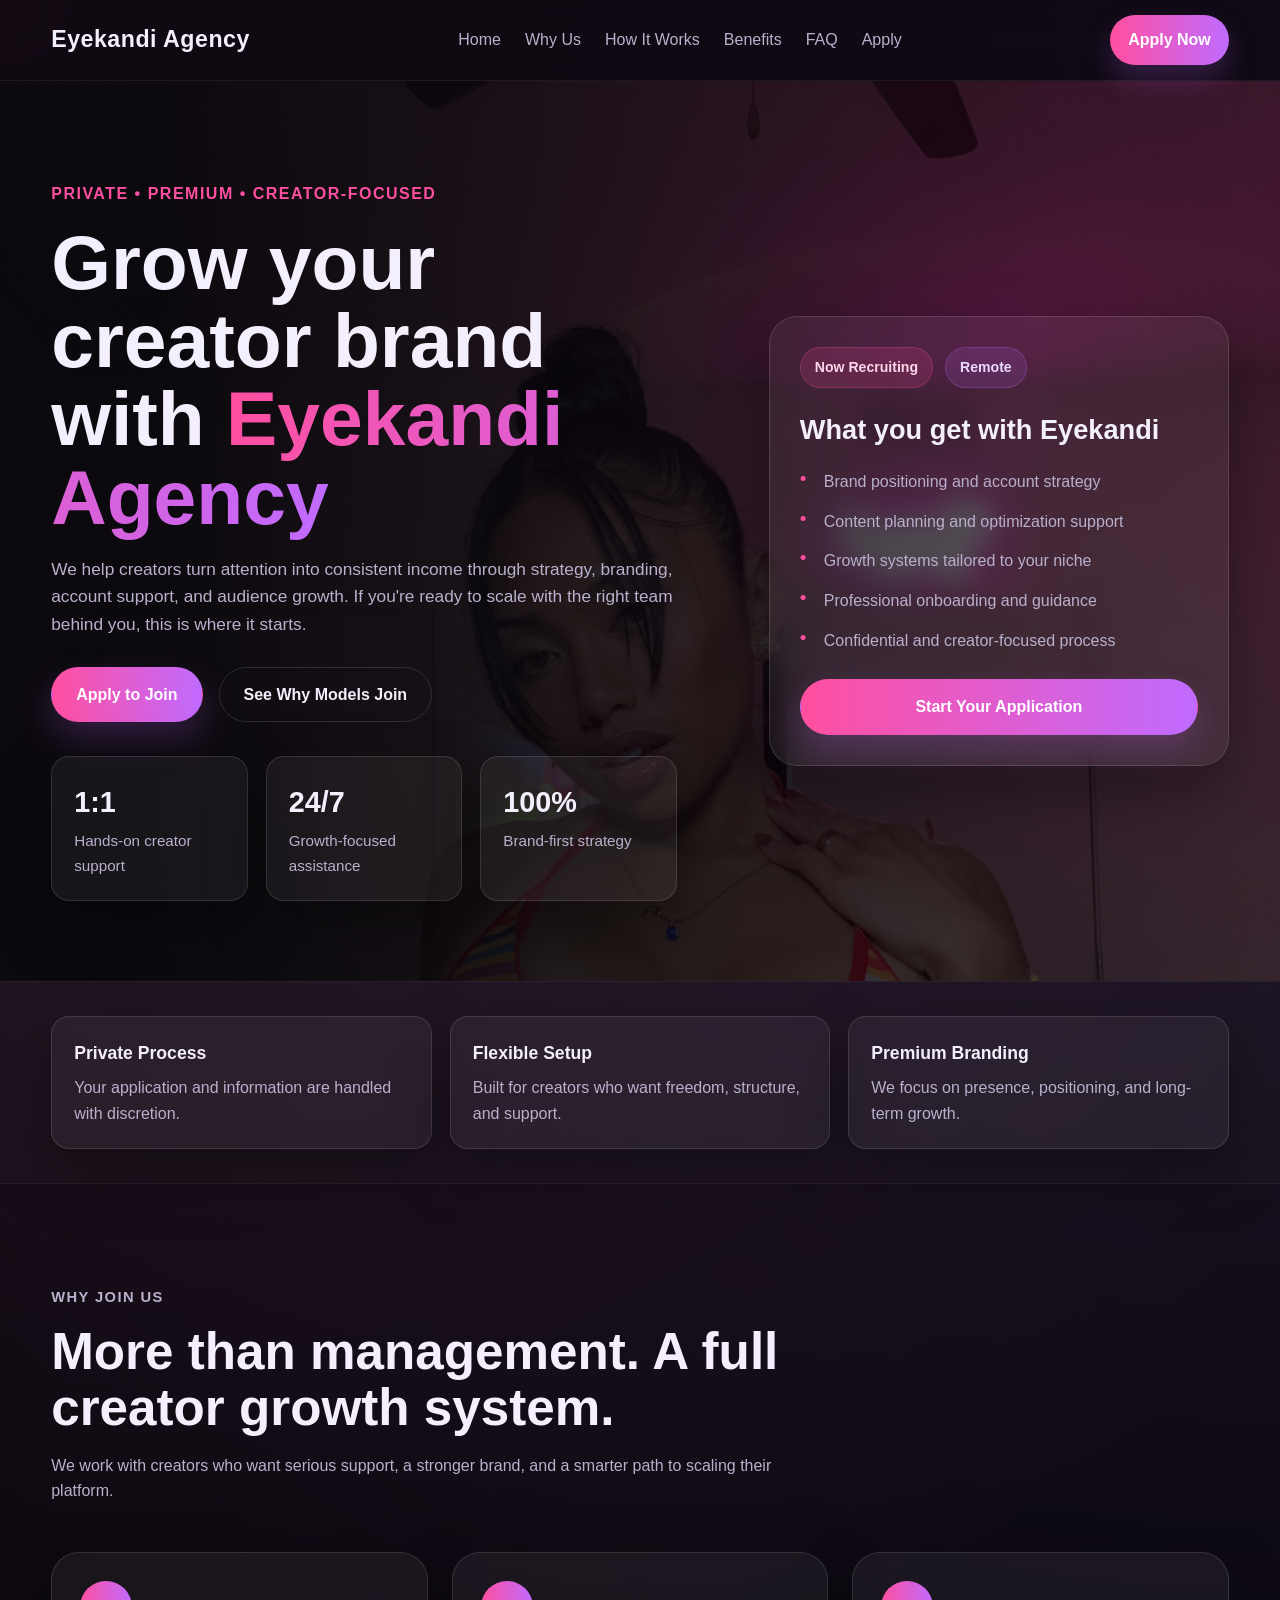
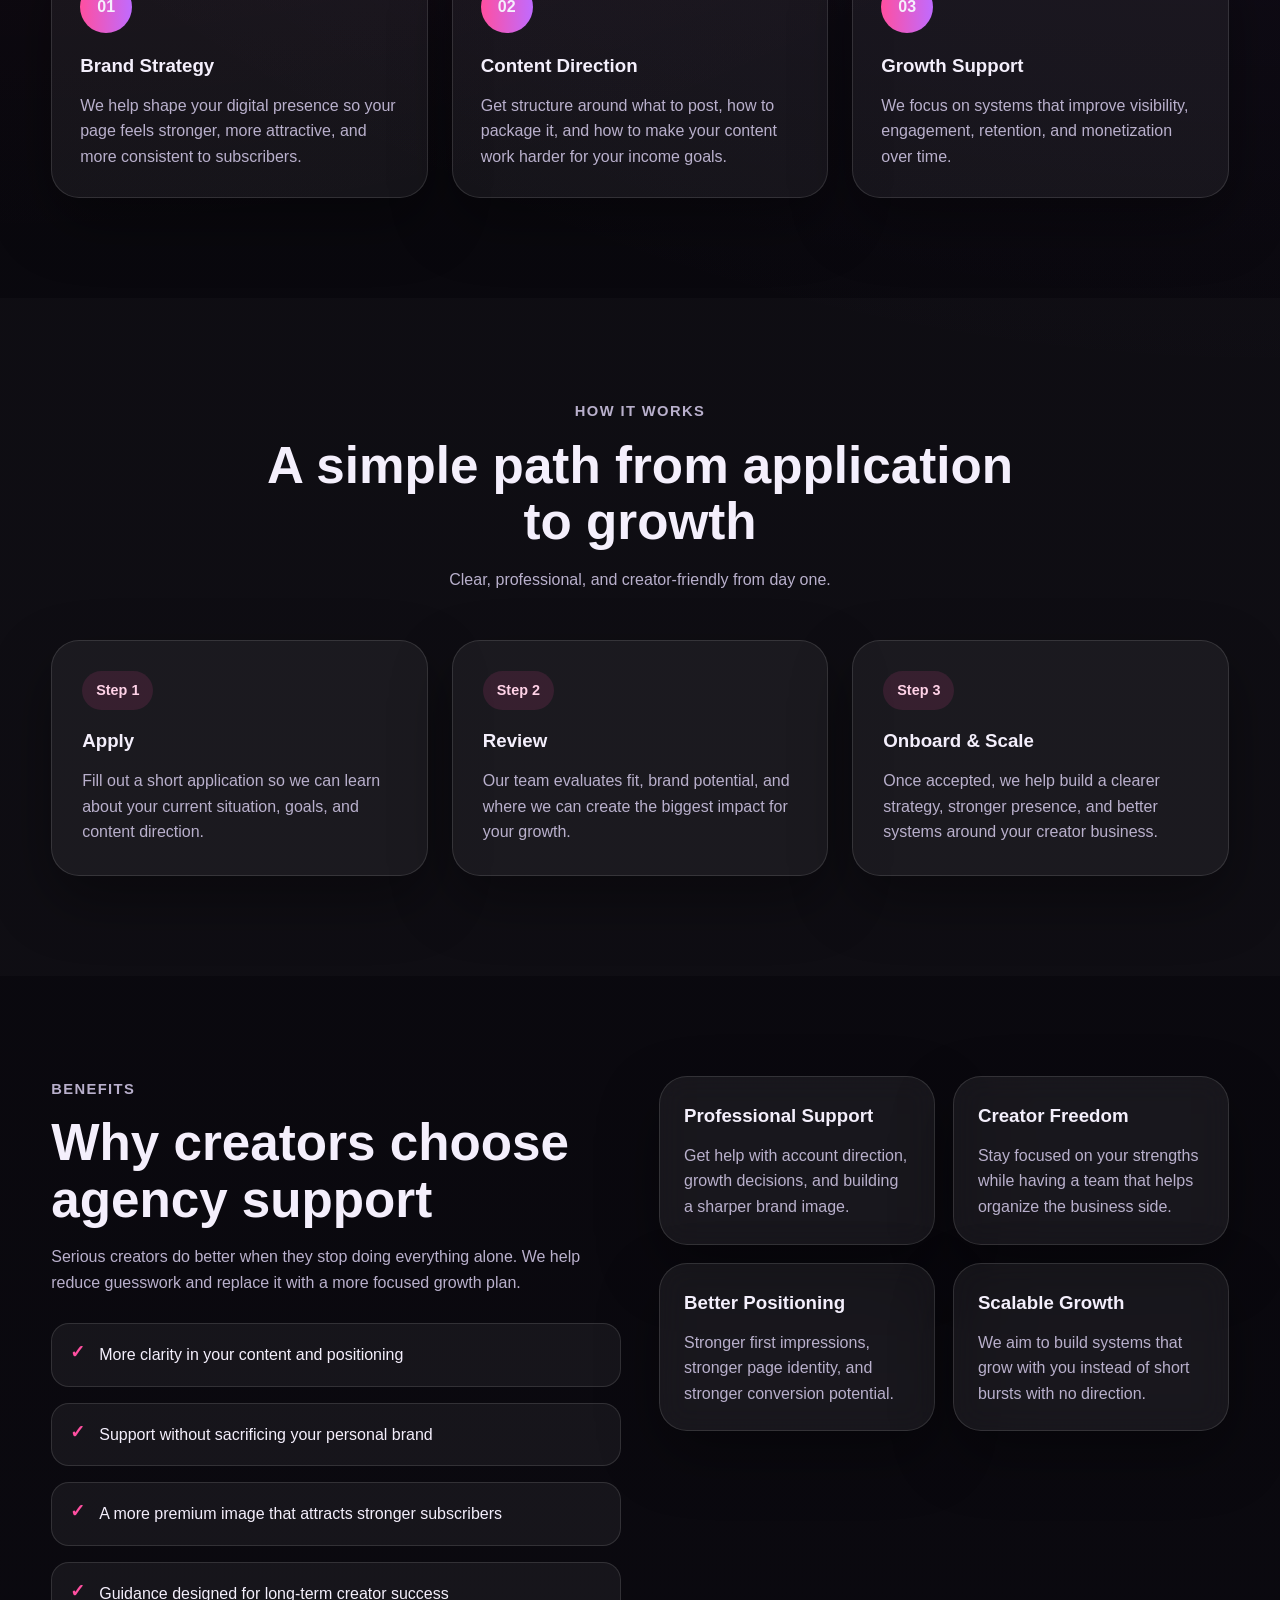
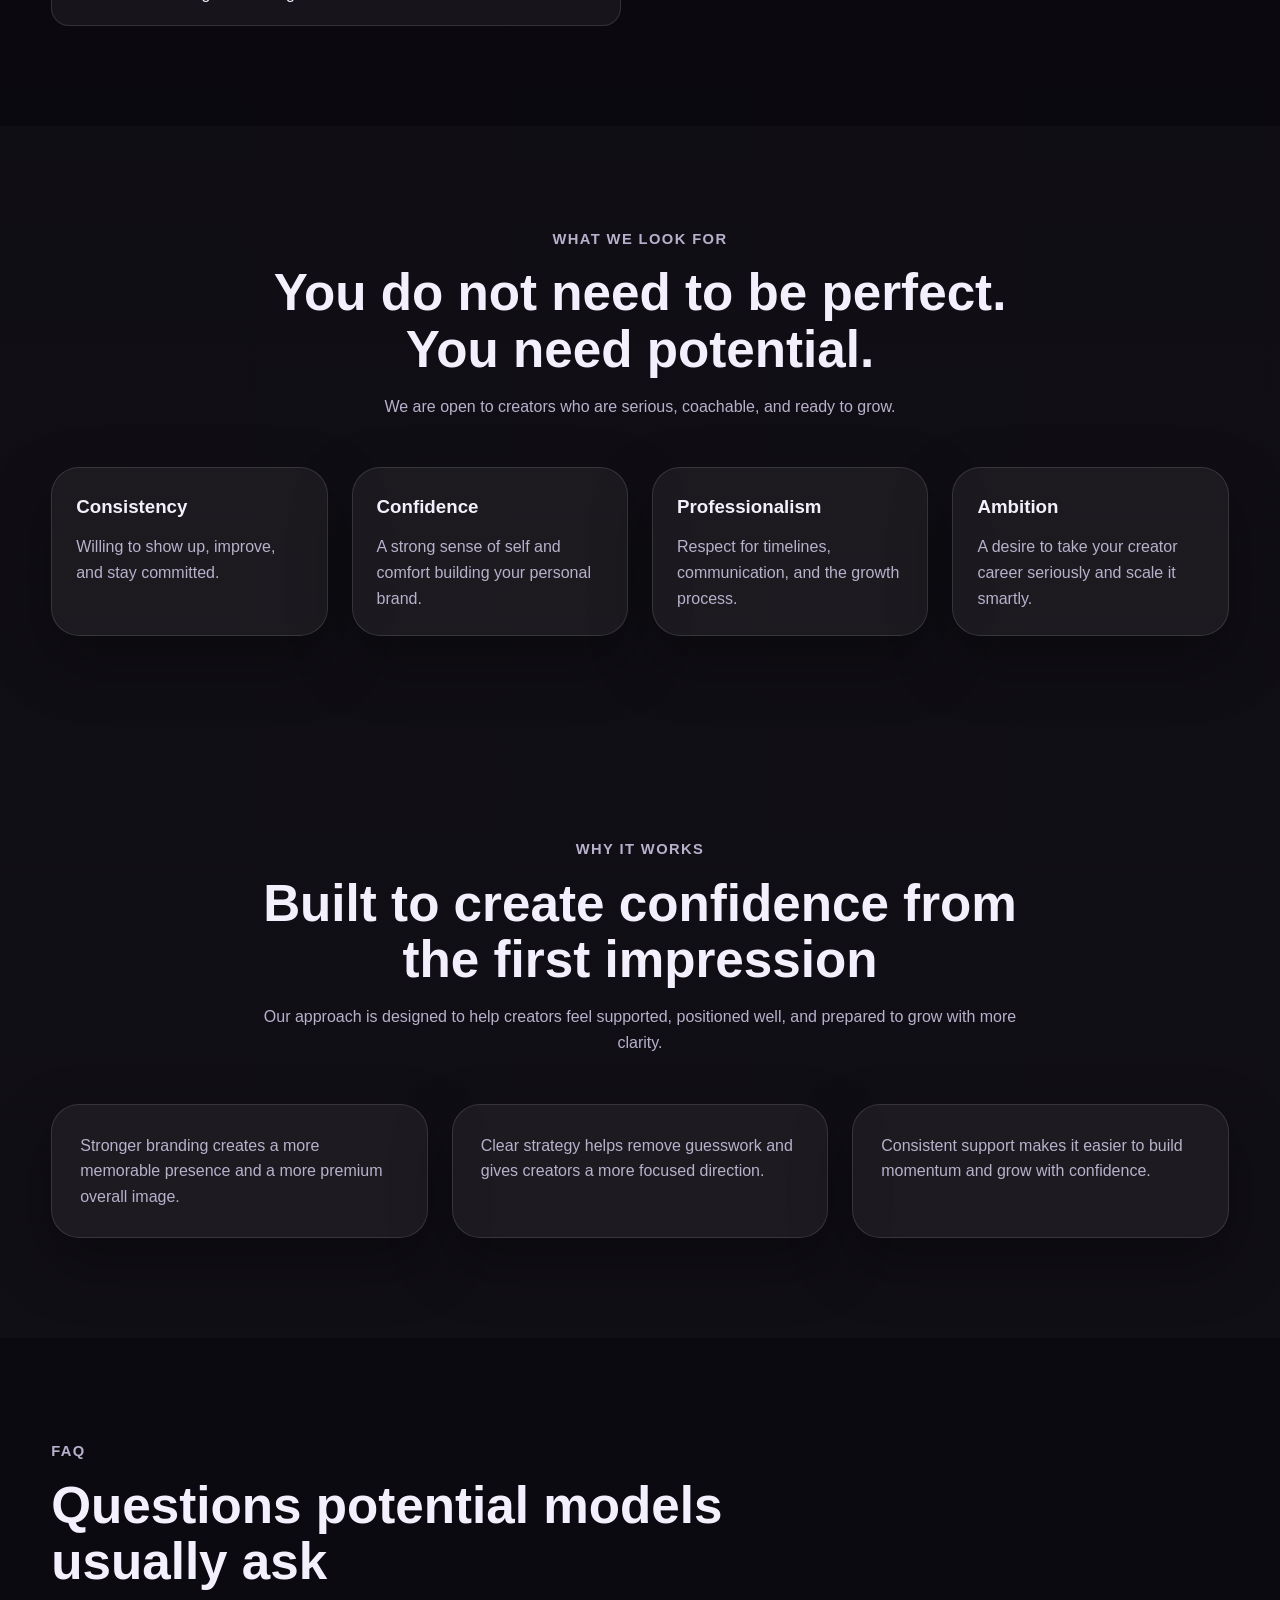
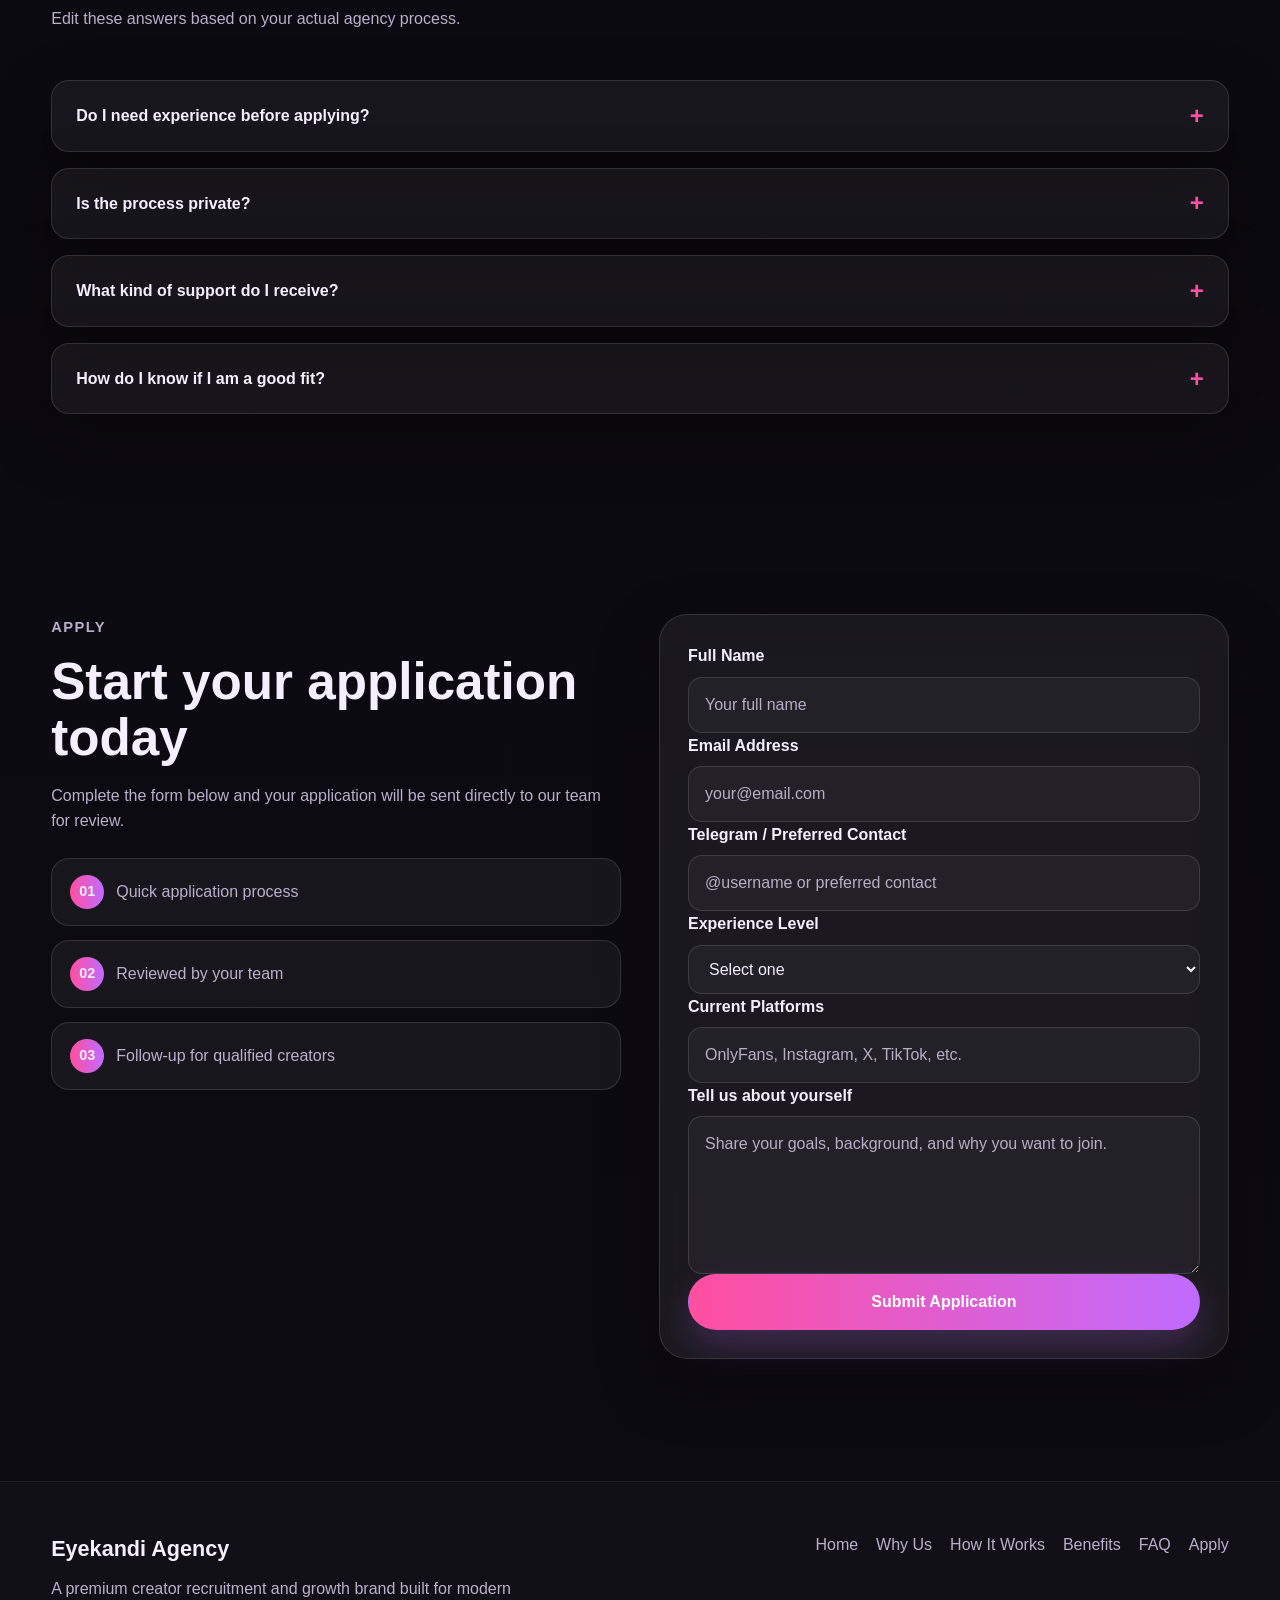
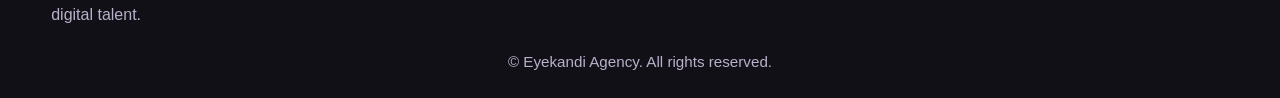
<file: index.html>
<!DOCTYPE html>
<html lang="en">
<head>
  <meta charset="UTF-8" />
  <meta name="viewport" content="width=device-width, initial-scale=1.0" />
  <title>Eyekandi Agency | Recruitment for Premium Creators</title>
  <meta
    name="description"
    content="Eyekandi Agency helps creators grow their income, build their brand, and scale with premium management, strategy, and support."
  />
  <link rel="stylesheet" href="css/style.css" />
</head>
<body>
  <div class="cursor-glow"></div>

  <header class="site-header">
    <div class="container nav-container">
      <a href="#home" class="logo">Eyekandi Agency</a>

      <nav class="nav" id="navMenu">
        <a href="#home">Home</a>
        <a href="#why-us">Why Us</a>
        <a href="#how-it-works">How It Works</a>
        <a href="#benefits">Benefits</a>
        <a href="#faq">FAQ</a>
        <a href="#apply">Apply</a>
      </nav>

      <a href="#apply" class="nav-cta desktop-cta">Apply Now</a>

      <button
        class="menu-toggle"
        id="menuToggle"
        aria-label="Toggle navigation"
        aria-expanded="false"
        aria-controls="navMenu"
      >
        <span></span>
        <span></span>
        <span></span>
      </button>
    </div>
  </header>

  <main>
    <section class="hero" id="home">
      <div class="hero-bg-image">
        <img src="images/hero-model.jpg" alt="Featured Eyekandi Agency visual" />
      </div>
      <div class="hero-overlay"></div>

      <div class="container hero-grid">
        <div class="hero-content">
          <p class="eyebrow">Private • Premium • Creator-Focused</p>
          <h1>
            Grow your creator brand with
            <span>Eyekandi Agency</span>
          </h1>
          <p class="hero-text">
            We help creators turn attention into consistent income through
            strategy, branding, account support, and audience growth.
            If you're ready to scale with the right team behind you, this is where it starts.
          </p>

          <div class="hero-buttons">
            <a href="#apply" class="btn btn-primary">Apply to Join</a>
            <a href="#why-us" class="btn btn-secondary">See Why Models Join</a>
          </div>

          <div class="hero-stats">
            <div class="stat-card">
              <h3>1:1</h3>
              <p>Hands-on creator support</p>
            </div>
            <div class="stat-card">
              <h3>24/7</h3>
              <p>Growth-focused assistance</p>
            </div>
            <div class="stat-card">
              <h3>100%</h3>
              <p>Brand-first strategy</p>
            </div>
          </div>
        </div>

        <div class="hero-visual">
          <div class="hero-card glass-card">
            <div class="hero-card-top">
              <span class="badge">Now Recruiting</span>
              <span class="badge badge-alt">Remote</span>
            </div>

            <h3>What you get with Eyekandi</h3>

            <ul class="feature-list">
              <li>Brand positioning and account strategy</li>
              <li>Content planning and optimization support</li>
              <li>Growth systems tailored to your niche</li>
              <li>Professional onboarding and guidance</li>
              <li>Confidential and creator-focused process</li>
            </ul>

            <a href="#apply" class="btn btn-primary btn-full">Start Your Application</a>
          </div>
        </div>
      </div>
    </section>

    <section class="section trust-strip">
      <div class="container trust-grid">
        <div class="trust-item">
          <h3>Private Process</h3>
          <p>Your application and information are handled with discretion.</p>
        </div>
        <div class="trust-item">
          <h3>Flexible Setup</h3>
          <p>Built for creators who want freedom, structure, and support.</p>
        </div>
        <div class="trust-item">
          <h3>Premium Branding</h3>
          <p>We focus on presence, positioning, and long-term growth.</p>
        </div>
      </div>
    </section>

    <section class="section" id="why-us">
      <div class="container">
        <div class="section-heading">
          <p class="section-tag">Why Join Us</p>
          <h2>More than management. A full creator growth system.</h2>
          <p>
            We work with creators who want serious support, a stronger brand,
            and a smarter path to scaling their platform.
          </p>
        </div>

        <div class="cards-grid three-grid">
          <article class="info-card">
            <div class="icon-circle">01</div>
            <h3>Brand Strategy</h3>
            <p>
              We help shape your digital presence so your page feels stronger,
              more attractive, and more consistent to subscribers.
            </p>
          </article>

          <article class="info-card">
            <div class="icon-circle">02</div>
            <h3>Content Direction</h3>
            <p>
              Get structure around what to post, how to package it, and how to
              make your content work harder for your income goals.
            </p>
          </article>

          <article class="info-card">
            <div class="icon-circle">03</div>
            <h3>Growth Support</h3>
            <p>
              We focus on systems that improve visibility, engagement, retention,
              and monetization over time.
            </p>
          </article>
        </div>
      </div>
    </section>

    <section class="section alt-section" id="how-it-works">
      <div class="container">
        <div class="section-heading center">
          <p class="section-tag">How It Works</p>
          <h2>A simple path from application to growth</h2>
          <p>
            Clear, professional, and creator-friendly from day one.
          </p>
        </div>

        <div class="steps-grid">
          <div class="step-card">
            <span class="step-number">Step 1</span>
            <h3>Apply</h3>
            <p>
              Fill out a short application so we can learn about your current
              situation, goals, and content direction.
            </p>
          </div>

          <div class="step-card">
            <span class="step-number">Step 2</span>
            <h3>Review</h3>
            <p>
              Our team evaluates fit, brand potential, and where we can create
              the biggest impact for your growth.
            </p>
          </div>

          <div class="step-card">
            <span class="step-number">Step 3</span>
            <h3>Onboard &amp; Scale</h3>
            <p>
              Once accepted, we help build a clearer strategy, stronger presence,
              and better systems around your creator business.
            </p>
          </div>
        </div>
      </div>
    </section>

    <section class="section" id="benefits">
      <div class="container benefits-grid">
        <div class="benefits-copy">
          <p class="section-tag">Benefits</p>
          <h2>Why creators choose agency support</h2>
          <p>
            Serious creators do better when they stop doing everything alone.
            We help reduce guesswork and replace it with a more focused growth plan.
          </p>

          <div class="check-list">
            <div class="check-item">
              <span>✓</span>
              <p>More clarity in your content and positioning</p>
            </div>
            <div class="check-item">
              <span>✓</span>
              <p>Support without sacrificing your personal brand</p>
            </div>
            <div class="check-item">
              <span>✓</span>
              <p>A more premium image that attracts stronger subscribers</p>
            </div>
            <div class="check-item">
              <span>✓</span>
              <p>Guidance designed for long-term creator success</p>
            </div>
          </div>
        </div>

        <div class="benefits-cards">
          <div class="benefit-box glass-card">
            <h3>Professional Support</h3>
            <p>
              Get help with account direction, growth decisions, and building a sharper brand image.
            </p>
          </div>

          <div class="benefit-box glass-card">
            <h3>Creator Freedom</h3>
            <p>
              Stay focused on your strengths while having a team that helps organize the business side.
            </p>
          </div>

          <div class="benefit-box glass-card">
            <h3>Better Positioning</h3>
            <p>
              Stronger first impressions, stronger page identity, and stronger conversion potential.
            </p>
          </div>

          <div class="benefit-box glass-card">
            <h3>Scalable Growth</h3>
            <p>
              We aim to build systems that grow with you instead of short bursts with no direction.
            </p>
          </div>
        </div>
      </div>
    </section>

    <section class="section alt-section">
      <div class="container">
        <div class="section-heading center">
          <p class="section-tag">What We Look For</p>
          <h2>You do not need to be perfect. You need potential.</h2>
          <p>
            We are open to creators who are serious, coachable, and ready to grow.
          </p>
        </div>

        <div class="cards-grid four-grid">
          <article class="mini-card">
            <h3>Consistency</h3>
            <p>Willing to show up, improve, and stay committed.</p>
          </article>

          <article class="mini-card">
            <h3>Confidence</h3>
            <p>A strong sense of self and comfort building your personal brand.</p>
          </article>

          <article class="mini-card">
            <h3>Professionalism</h3>
            <p>Respect for timelines, communication, and the growth process.</p>
          </article>

          <article class="mini-card">
            <h3>Ambition</h3>
            <p>A desire to take your creator career seriously and scale it smartly.</p>
          </article>
        </div>
      </div>
    </section>

    <section class="section testimonials">
      <div class="container">
        <div class="section-heading center">
          <p class="section-tag">Why It Works</p>
          <h2>Built to create confidence from the first impression</h2>
          <p>
            Our approach is designed to help creators feel supported, positioned well,
            and prepared to grow with more clarity.
          </p>
        </div>

        <div class="cards-grid three-grid">
          <article class="testimonial-card">
            <p>
              Stronger branding creates a more memorable presence and a more premium overall image.
            </p>
          </article>

          <article class="testimonial-card">
            <p>
              Clear strategy helps remove guesswork and gives creators a more focused direction.
            </p>
          </article>

          <article class="testimonial-card">
            <p>
              Consistent support makes it easier to build momentum and grow with confidence.
            </p>
          </article>
        </div>
      </div>
    </section>

    <section class="section faq-section" id="faq">
      <div class="container">
        <div class="section-heading">
          <p class="section-tag">FAQ</p>
          <h2>Questions potential models usually ask</h2>
          <p>
            Edit these answers based on your actual agency process.
          </p>
        </div>

        <div class="faq-list">
          <div class="faq-item">
            <button class="faq-question" aria-expanded="false">
              Do I need experience before applying?
              <span>+</span>
            </button>
            <div class="faq-answer">
              <p>
                No. We can consider both new and experienced creators. What matters most is your willingness to learn, commit, and grow.
              </p>
            </div>
          </div>

          <div class="faq-item">
            <button class="faq-question" aria-expanded="false">
              Is the process private?
              <span>+</span>
            </button>
            <div class="faq-answer">
              <p>
                Yes. Your application and onboarding process should always be handled professionally and with discretion.
              </p>
            </div>
          </div>

          <div class="faq-item">
            <button class="faq-question" aria-expanded="false">
              What kind of support do I receive?
              <span>+</span>
            </button>
            <div class="faq-answer">
              <p>
                Support may include brand direction, content planning, page optimization, growth strategy, and ongoing account guidance.
              </p>
            </div>
          </div>

          <div class="faq-item">
            <button class="faq-question" aria-expanded="false">
              How do I know if I am a good fit?
              <span>+</span>
            </button>
            <div class="faq-answer">
              <p>
                If you are serious about your creator career, open to guidance, and ready to build something stronger, you are likely a good candidate.
              </p>
            </div>
          </div>
        </div>
      </div>
    </section>

    <section class="section apply-section" id="apply">
  <div class="container apply-grid">
    <div class="apply-copy">
      <p class="section-tag">Apply</p>
      <h2>Start your application today</h2>
      <p>
        Complete the form below and your application will be sent directly to our team for review.
      </p>

      <div class="apply-points">
        <div class="apply-point">
          <span>01</span>
          <p>Quick application process</p>
        </div>
        <div class="apply-point">
          <span>02</span>
          <p>Reviewed by your team</p>
        </div>
        <div class="apply-point">
          <span>03</span>
          <p>Follow-up for qualified creators</p>
        </div>
      </div>
    </div>

    <div class="form-wrapper glass-card">
      <form
        action="https://formsubmit.co/06cca967da9b24ad0c66bb19da38139"
        method="POST"
      >
        <input type="hidden" name="_captcha" value="false" />
        <input type="hidden" name="_subject" value="New Eyekandi Application" />
        <input type="hidden" name="_template" value="table" />
        <input
          type="hidden"
          name="_next"
          value="https://welcometogulag.github.io/eyekandi/thank-you.html"
        />

        <div class="form-group">
          <label for="fullName">Full Name</label>
          <input type="text" id="fullName" name="Full Name" placeholder="Your full name" required />
        </div>

        <div class="form-group">
          <label for="email">Email Address</label>
          <input type="email" id="email" name="Email Address" placeholder="your@email.com" required />
        </div>

        <div class="form-group">
          <label for="telegram">Telegram / Preferred Contact</label>
          <input
            type="text"
            id="telegram"
            name="Telegram / Preferred Contact"
            placeholder="@username or preferred contact"
            required
          />
        </div>

        <div class="form-group">
          <label for="experience">Experience Level</label>
          <select id="experience" name="Experience Level" required>
            <option value="">Select one</option>
            <option value="New Creator">New Creator</option>
            <option value="Some Experience">Some Experience</option>
            <option value="Experienced Creator">Experienced Creator</option>
          </select>
        </div>

        <div class="form-group">
          <label for="platforms">Current Platforms</label>
          <input
            type="text"
            id="platforms"
            name="Current Platforms"
            placeholder="OnlyFans, Instagram, X, TikTok, etc."
          />
        </div>

        <div class="form-group">
          <label for="message">Tell us about yourself</label>
          <textarea
            id="message"
            name="About Applicant"
            rows="5"
            placeholder="Share your goals, background, and why you want to join."
            required
          ></textarea>
        </div>

        <button type="submit" class="btn btn-primary btn-full">
          Submit Application
        </button>
      </form>
    </div>
  </div>
</section>

            <p id="formStatus" class="form-status"></p>
          </form>
        </div>
      </div>
    </section>
  </main>

  <footer class="site-footer">
    <div class="container footer-grid">
      <div>
        <h3>Eyekandi Agency</h3>
        <p>
          A premium creator recruitment and growth brand built for modern digital talent.
        </p>
      </div>

      <div class="footer-links">
        <a href="#home">Home</a>
        <a href="#why-us">Why Us</a>
        <a href="#how-it-works">How It Works</a>
        <a href="#benefits">Benefits</a>
        <a href="#faq">FAQ</a>
        <a href="#apply">Apply</a>
      </div>
    </div>

    <div class="container footer-bottom">
      <p>© <span id="year"></span> Eyekandi Agency. All rights reserved.</p>
    </div>
  </footer>

  <button class="scroll-top" id="scrollTopBtn" aria-label="Scroll to top">↑</button>

</body>
</html>
</file>
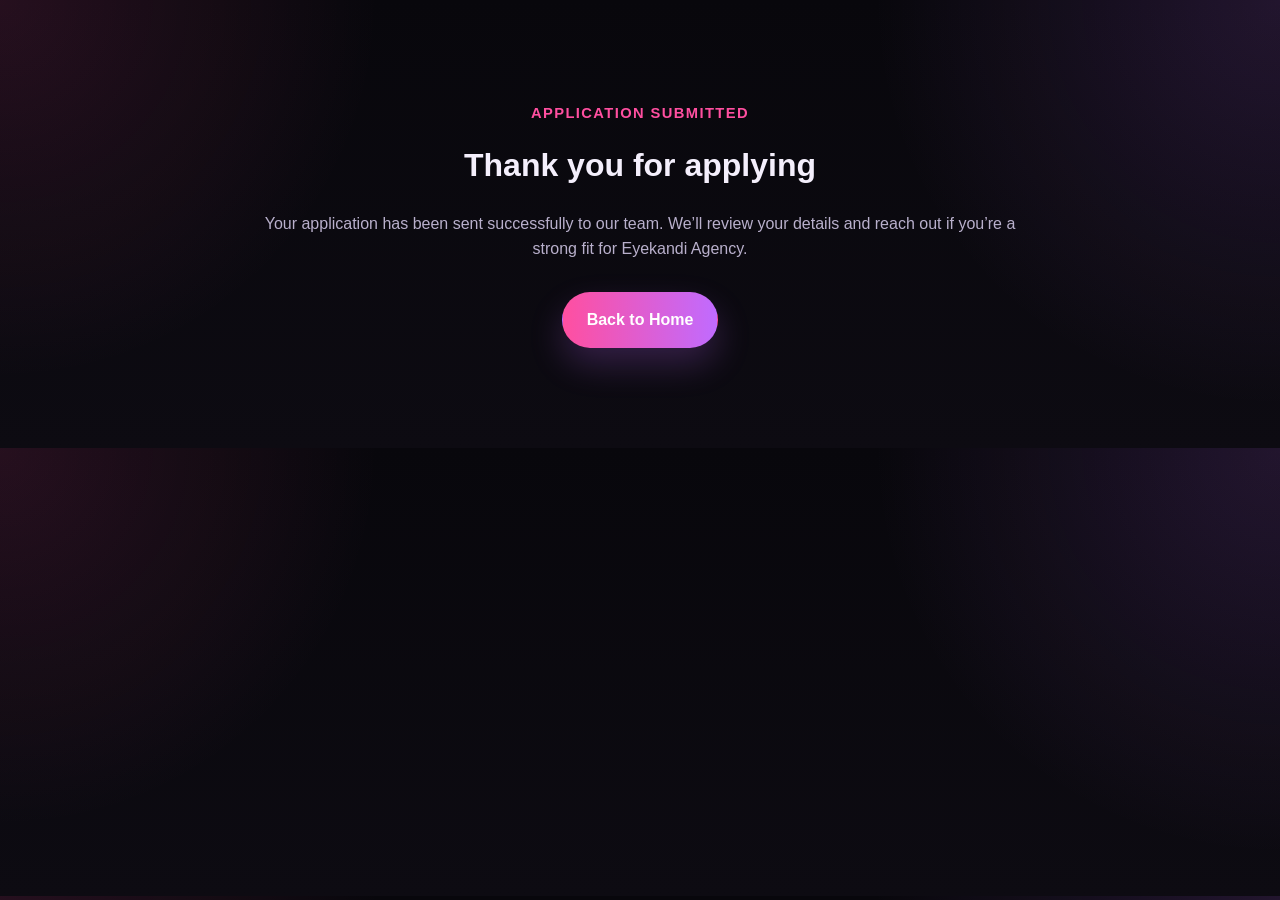
<file: thank-you.html>
<!DOCTYPE html>
<html lang="en">
<head>
  <meta charset="UTF-8" />
  <meta name="viewport" content="width=device-width, initial-scale=1.0" />
  <title>Thank You | Eyekandi Agency</title>
  <link rel="stylesheet" href="css/style.css" />
</head>
<body>
  <main class="section">
    <div class="container" style="max-width: 760px; text-align: center;">
      <p class="section-tag">Application Submitted</p>
      <h1 style="margin-bottom: 20px;">Thank you for applying</h1>
      <p style="color: var(--muted); margin-bottom: 30px;">
        Your application has been sent successfully to our team.
        We’ll review your details and reach out if you’re a strong fit for Eyekandi Agency.
      </p>

      <a href="index.html" class="btn btn-primary">Back to Home</a>
    </div>
  </main>
</body>
</html>
</file>
<file: css/style.css>
:root {
  --bg: #09080d;
  --bg-soft: #12101a;
  --surface: rgba(255, 255, 255, 0.05);
  --surface-strong: rgba(255, 255, 255, 0.08);
  --text: #f4effc;
  --muted: #b9b0cc;
  --accent: #ff4fa0;
  --accent-2: #c06bff;
  --border: rgba(255, 255, 255, 0.12);
  --shadow: 0 24px 60px rgba(0, 0, 0, 0.35);
  --radius: 18px;
  --radius-lg: 28px;
  --container: 1180px;
}

* {
  margin: 0;
  padding: 0;
  box-sizing: border-box;
}

html {
  scroll-behavior: smooth;
}

body {
  font-family: Arial, Helvetica, sans-serif;
  color: var(--text);
  background:
    radial-gradient(circle at top left, rgba(255, 79, 160, 0.12), transparent 28%),
    radial-gradient(circle at top right, rgba(192, 107, 255, 0.14), transparent 30%),
    linear-gradient(180deg, #08070c 0%, #0d0b12 100%);
  line-height: 1.6;
  overflow-x: hidden;
  position: relative;
}

img {
  max-width: 100%;
  display: block;
}

a {
  color: inherit;
  text-decoration: none;
}

button,
input,
textarea,
select {
  font: inherit;
}

.container {
  width: min(92%, var(--container));
  margin: 0 auto;
}

.section {
  padding: 100px 0;
}

.alt-section {
  background: rgba(255, 255, 255, 0.02);
}

.section-tag {
  display: inline-block;
  margin-bottom: 14px;
  color: var(--accent);
  font-size: 0.92rem;
  letter-spacing: 1.4px;
  font-weight: 700;
  text-transform: uppercase;
}

.section-heading {
  max-width: 760px;
  margin-bottom: 48px;
}

.section-heading.center {
  margin-left: auto;
  margin-right: auto;
  text-align: center;
}

.section-heading h2,
.apply-copy h2,
.benefits-copy h2 {
  font-size: clamp(2rem, 4vw, 3.2rem);
  line-height: 1.1;
  margin-bottom: 16px;
}

.section-heading p,
.apply-copy p,
.benefits-copy p {
  color: var(--muted);
}

.site-header {
  position: sticky;
  top: 0;
  z-index: 1000;
  background: rgba(8, 7, 12, 0.78);
  backdrop-filter: blur(14px);
  border-bottom: 1px solid rgba(255, 255, 255, 0.06);
}

.nav-container {
  min-height: 80px;
  display: flex;
  align-items: center;
  gap: 20px;
  justify-content: space-between;
}

.logo {
  font-size: 1.45rem;
  font-weight: 800;
  letter-spacing: 0.5px;
  white-space: nowrap;
}

.nav {
  display: flex;
  align-items: center;
  gap: 24px;
}

.nav a {
  color: var(--muted);
  transition: 0.25s ease;
  font-weight: 500;
}

.nav a:hover,
.nav a:focus-visible {
  color: var(--text);
}

.nav-cta {
  padding: 12px 18px;
  border-radius: 999px;
  background: linear-gradient(90deg, var(--accent), var(--accent-2));
  color: #fff;
  font-weight: 700;
  box-shadow: 0 14px 30px rgba(192, 107, 255, 0.22);
}

.menu-toggle {
  display: none;
  background: transparent;
  border: none;
  cursor: pointer;
}

.menu-toggle span {
  display: block;
  width: 26px;
  height: 3px;
  margin: 5px 0;
  border-radius: 999px;
  background: var(--text);
  transition: 0.3s ease;
}

.hero {
  position: relative;
  min-height: 100svh;
  display: flex;
  align-items: center;
  padding: 70px 0 50px;
  overflow: hidden;
}

.hero-bg-image {
  position: absolute;
  inset: 0;
  z-index: 0;
}

.hero-bg-image img {
  width: 100%;
  height: 100%;
  object-fit: cover;
  object-position: center top;
  filter: brightness(0.7);
}

.hero-overlay {
  position: absolute;
  inset: 0;
  z-index: 1;
  background:
    linear-gradient(90deg, rgba(6, 6, 10, 0.94) 12%, rgba(6, 6, 10, 0.78) 48%, rgba(6, 6, 10, 0.45) 100%),
    linear-gradient(180deg, rgba(255, 79, 160, 0.08), rgba(0, 0, 0, 0.15));
}

.hero-grid {
  position: relative;
  z-index: 2;
  display: grid;
  grid-template-columns: 1.1fr 0.9fr;
  gap: 40px;
  align-items: center;
}

.eyebrow {
  color: var(--accent);
  text-transform: uppercase;
  letter-spacing: 1.5px;
  font-weight: 700;
  margin-bottom: 16px;
}

.hero-content h1 {
  font-size: clamp(2.7rem, 6vw, 5.2rem);
  line-height: 1.02;
  margin-bottom: 20px;
  max-width: 760px;
}

.hero-content h1 span {
  background: linear-gradient(90deg, var(--accent), var(--accent-2));
  -webkit-background-clip: text;
  -webkit-text-fill-color: transparent;
}

.hero-text {
  max-width: 640px;
  color: var(--muted);
  font-size: 1.08rem;
  margin-bottom: 28px;
}

.hero-buttons {
  display: flex;
  gap: 16px;
  flex-wrap: wrap;
  margin-bottom: 34px;
}

.btn {
  display: inline-flex;
  align-items: center;
  justify-content: center;
  padding: 14px 24px;
  border-radius: 999px;
  font-weight: 700;
  transition: 0.25s ease;
  border: 1px solid transparent;
  cursor: pointer;
}

.btn-primary {
  background: linear-gradient(90deg, var(--accent), var(--accent-2));
  color: #fff;
  box-shadow: 0 16px 34px rgba(192, 107, 255, 0.22);
}

.btn-primary:hover,
.btn-primary:focus-visible {
  transform: translateY(-2px);
}

.btn-secondary {
  border-color: var(--border);
  background: transparent;
  color: var(--text);
}

.btn-secondary:hover,
.btn-secondary:focus-visible {
  background: rgba(255, 255, 255, 0.05);
}

.btn-full {
  width: 100%;
}

.hero-stats {
  display: grid;
  grid-template-columns: repeat(3, 1fr);
  gap: 18px;
}

.stat-card,
.trust-item,
.info-card,
.step-card,
.mini-card,
.testimonial-card,
.faq-item,
.benefit-box {
  border: 1px solid var(--border);
  box-shadow: var(--shadow);
}

.stat-card {
  background: var(--surface);
  padding: 22px;
  border-radius: var(--radius);
}

.stat-card h3 {
  font-size: 1.8rem;
  margin-bottom: 4px;
}

.stat-card p {
  color: var(--muted);
  font-size: 0.95rem;
}

.glass-card {
  background: rgba(255, 255, 255, 0.06);
  border: 1px solid var(--border);
  box-shadow: var(--shadow);
  backdrop-filter: blur(14px);
}

.hero-card {
  padding: 30px;
  border-radius: var(--radius-lg);
  max-width: 460px;
  margin-left: auto;
}

.hero-card-top {
  display: flex;
  gap: 12px;
  flex-wrap: wrap;
  margin-bottom: 20px;
}

.badge {
  display: inline-block;
  padding: 8px 14px;
  border-radius: 999px;
  background: rgba(255, 79, 160, 0.16);
  color: #ffd6ea;
  border: 1px solid rgba(255, 79, 160, 0.24);
  font-size: 0.88rem;
  font-weight: 700;
}

.badge-alt {
  background: rgba(192, 107, 255, 0.14);
  border-color: rgba(192, 107, 255, 0.24);
  color: #ebd9ff;
}

.hero-card h3 {
  font-size: 1.7rem;
  margin-bottom: 18px;
}

.feature-list {
  list-style: none;
  margin-bottom: 26px;
  display: grid;
  gap: 14px;
}

.feature-list li {
  position: relative;
  padding-left: 24px;
  color: var(--muted);
}

.feature-list li::before {
  content: "•";
  position: absolute;
  left: 0;
  top: 0;
  color: var(--accent);
  font-size: 1.2rem;
  line-height: 1;
}

.trust-strip {
  padding: 34px 0;
  border-top: 1px solid rgba(255, 255, 255, 0.05);
  border-bottom: 1px solid rgba(255, 255, 255, 0.05);
  background: rgba(255, 255, 255, 0.02);
}

.trust-grid {
  display: grid;
  grid-template-columns: repeat(3, 1fr);
  gap: 18px;
}

.trust-item {
  padding: 22px;
  border-radius: var(--radius);
  background: var(--surface);
}

.trust-item h3 {
  margin-bottom: 8px;
  font-size: 1.1rem;
}

.trust-item p {
  color: var(--muted);
}

.cards-grid {
  display: grid;
  gap: 24px;
}

.three-grid {
  grid-template-columns: repeat(3, 1fr);
}

.four-grid {
  grid-template-columns: repeat(4, 1fr);
}

.info-card,
.step-card,
.mini-card,
.testimonial-card {
  border-radius: var(--radius-lg);
  background: var(--surface);
}

.info-card {
  padding: 28px;
}

.icon-circle {
  width: 52px;
  height: 52px;
  display: grid;
  place-items: center;
  border-radius: 50%;
  background: linear-gradient(90deg, var(--accent), var(--accent-2));
  margin-bottom: 18px;
  font-weight: 800;
}

.info-card h3,
.step-card h3,
.benefit-box h3,
.mini-card h3 {
  margin-bottom: 12px;
}

.info-card p,
.step-card p,
.benefit-box p,
.mini-card p,
.testimonial-card p {
  color: var(--muted);
}

.steps-grid {
  display: grid;
  grid-template-columns: repeat(3, 1fr);
  gap: 24px;
}

.step-card {
  padding: 30px;
}

.step-number {
  display: inline-block;
  margin-bottom: 16px;
  padding: 8px 14px;
  border-radius: 999px;
  background: rgba(255, 79, 160, 0.12);
  color: #ffd2e7;
  font-size: 0.9rem;
  font-weight: 700;
}

.benefits-grid,
.apply-grid {
  display: grid;
  grid-template-columns: 1fr 1fr;
  gap: 38px;
  align-items: start;
}

.check-list {
  display: grid;
  gap: 16px;
  margin-top: 28px;
}

.check-item {
  display: flex;
  gap: 14px;
  align-items: flex-start;
  background: var(--surface);
  border: 1px solid var(--border);
  border-radius: var(--radius);
  padding: 18px;
}

.check-item span {
  color: var(--accent);
  font-weight: 800;
  font-size: 1.1rem;
  line-height: 1;
  margin-top: 2px;
}

.check-item p {
  color: var(--text);
}

.benefits-cards {
  display: grid;
  grid-template-columns: 1fr 1fr;
  gap: 18px;
}

.benefit-box {
  padding: 24px;
  border-radius: var(--radius-lg);
}

.mini-card {
  padding: 24px;
}

.testimonials {
  background: rgba(255, 255, 255, 0.02);
}

.testimonial-card {
  padding: 28px;
}

.testimonial-card h4 {
  margin-top: 18px;
  font-size: 1rem;
  color: var(--text);
}

.faq-list {
  display: grid;
  gap: 16px;
}

.faq-item {
  border-radius: var(--radius);
  overflow: hidden;
  background: var(--surface);
}

.faq-question {
  width: 100%;
  background: transparent;
  border: none;
  color: var(--text);
  text-align: left;
  padding: 22px 24px;
  font-weight: 700;
  font-size: 1rem;
  cursor: pointer;
  display: flex;
  align-items: center;
  justify-content: space-between;
  gap: 12px;
}

.faq-question span {
  font-size: 1.5rem;
  line-height: 1;
  color: var(--accent);
}

.faq-answer {
  display: none;
  padding: 0 24px 22px;
}

.faq-answer p {
  color: var(--muted);
}

.faq-item.active .faq-answer {
  display: block;
}

.form-wrapper {
  border-radius: var(--radius-lg);
  padding: 28px;
}

.application-form {
  display: grid;
  gap: 18px;
}

.form-group {
  display: grid;
  gap: 8px;
}

.form-group label {
  font-weight: 700;
}

.form-group input,
.form-group select,
.form-group textarea {
  width: 100%;
  padding: 14px 16px;
  border-radius: 14px;
  border: 1px solid var(--border);
  background: rgba(255, 255, 255, 0.04);
  color: var(--text);
  outline: none;
}

.form-group input::placeholder,
.form-group textarea::placeholder {
  color: #b8aec8;
}

.form-group input:focus,
.form-group select:focus,
.form-group textarea:focus {
  border-color: var(--accent);
  box-shadow: 0 0 0 4px rgba(255, 79, 160, 0.12);
}

.form-status {
  min-height: 22px;
  font-size: 0.95rem;
  color: var(--accent);
}

.apply-points {
  display: grid;
  gap: 14px;
  margin-top: 24px;
}

.apply-point {
  display: flex;
  gap: 12px;
  align-items: center;
  background: var(--surface);
  border: 1px solid var(--border);
  border-radius: var(--radius);
  padding: 16px 18px;
}

.apply-point span {
  width: 34px;
  height: 34px;
  display: grid;
  place-items: center;
  border-radius: 50%;
  background: linear-gradient(90deg, var(--accent), var(--accent-2));
  font-size: 0.9rem;
  font-weight: 700;
}

.site-footer {
  padding: 50px 0 24px;
  border-top: 1px solid rgba(255, 255, 255, 0.06);
  background: rgba(255, 255, 255, 0.02);
}

.footer-grid {
  display: flex;
  justify-content: space-between;
  gap: 24px;
  align-items: flex-start;
  flex-wrap: wrap;
}

.footer-grid h3 {
  margin-bottom: 10px;
  font-size: 1.35rem;
}

.footer-grid p {
  color: var(--muted);
  max-width: 460px;
}

.footer-links {
  display: flex;
  gap: 18px;
  flex-wrap: wrap;
}

.footer-links a {
  color: var(--muted);
}

.footer-links a:hover,
.footer-links a:focus-visible {
  color: var(--text);
}

.footer-bottom {
  margin-top: 22px;
  text-align: center;
}

.footer-bottom p {
  color: var(--muted);
  font-size: 0.95rem;
}

.scroll-top {
  position: fixed;
  right: 22px;
  bottom: 22px;
  width: 48px;
  height: 48px;
  border: none;
  border-radius: 50%;
  background: linear-gradient(90deg, var(--accent), var(--accent-2));
  color: #fff;
  cursor: pointer;
  box-shadow: var(--shadow);
  display: none;
  z-index: 1200;
}

.cursor-glow {
  position: fixed;
  width: 220px;
  height: 220px;
  border-radius: 50%;
  background: radial-gradient(circle, rgba(255, 79, 160, 0.12), transparent 65%);
  pointer-events: none;
  transform: translate(-50%, -50%);
  filter: blur(16px);
  z-index: 0;
}

button:focus-visible,
a:focus-visible,
input:focus-visible,
textarea:focus-visible,
select:focus-visible {
  outline: 2px solid var(--accent);
  outline-offset: 3px;
}

@media (max-width: 1100px) {
  .hero-grid,
  .benefits-grid,
  .apply-grid {
    grid-template-columns: 1fr;
  }

  .hero-card {
    margin-left: 0;
    max-width: 100%;
  }

  .three-grid,
  .steps-grid,
  .trust-grid {
    grid-template-columns: 1fr;
  }

  .four-grid,
  .benefits-cards {
    grid-template-columns: repeat(2, 1fr);
  }

  .desktop-cta {
    display: none;
  }
}

@media (max-width: 768px) {
  .section {
    padding: 80px 0;
  }

  .nav {
    position: absolute;
    top: 80px;
    right: 4%;
    width: 250px;
    padding: 18px;
    background: rgba(10, 9, 14, 0.96);
    border: 1px solid var(--border);
    border-radius: 18px;
    display: none;
    flex-direction: column;
    align-items: flex-start;
    gap: 14px;
  }

  .nav.show {
    display: flex;
  }

  .menu-toggle {
    display: block;
  }

  .hero {
    min-height: auto;
    padding: 120px 0 60px;
  }

  .hero-bg-image img {
    object-position: center 20%;
    filter: brightness(0.45);
  }

  .hero-overlay {
    background:
      linear-gradient(180deg, rgba(6, 6, 10, 0.82) 0%, rgba(6, 6, 10, 0.78) 45%, rgba(6, 6, 10, 0.88) 100%);
  }

  .hero-stats,
  .four-grid,
  .benefits-cards {
    grid-template-columns: 1fr;
  }

  .footer-grid {
    flex-direction: column;
  }

  .cursor-glow {
    display: none;
  }
}

@media (max-width: 520px) {
  .hero-buttons {
    flex-direction: column;
  }

  .btn {
    width: 100%;
  }

  .form-wrapper {
    padding: 20px;
  }

  .hero-content h1 {
    font-size: clamp(2.2rem, 9vw, 3.2rem);
  }

  .hero-text {
    font-size: 1rem;
  }
}
</file>
